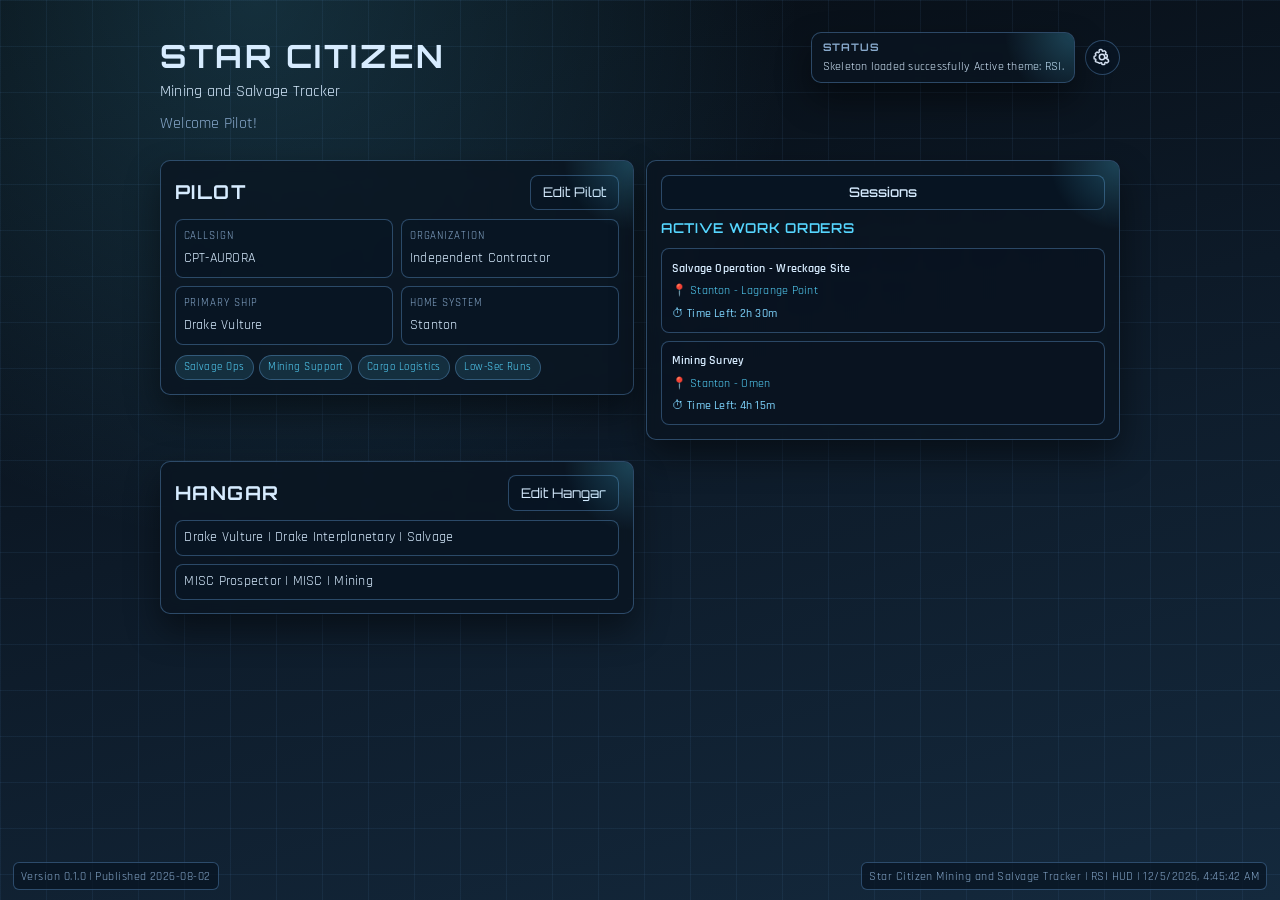
<file: index.html>
<!doctype html>
<html lang="en">
  <head>
    <meta charset="UTF-8" />
    <meta name="viewport" content="width=device-width, initial-scale=1.0" />
    <title>Star Citizen Tracker</title>
    <meta name="description" content="Starter web app skeleton for the Star Citizen Mining and Salvage Tracker." />
    <link rel="preconnect" href="https://fonts.googleapis.com" />
    <link rel="preconnect" href="https://fonts.gstatic.com" crossorigin />
    <link href="https://fonts.googleapis.com/css2?family=Orbitron:wght@400;600;700&family=Rajdhani:wght@400;500;600&display=swap" rel="stylesheet" />
    <link rel="stylesheet" href="src/styles/main.css" />
  </head>
  <body>
    <header class="site-header">
      <div class="container">
        <div class="header-top">
          <div>
            <h1>Star Citizen</h1>
            <span>Mining and Salvage Tracker</span>
            <p class="subtitle">Welcome Pilot!</p>
          </div>

          <div class="theme-menu-wrap">
            <section class="app-status-mini card" aria-live="polite">
              <h2>Status</h2>
              <p id="app-status">Loading app...</p>
            </section>

            <button id="theme-gear-button" class="theme-gear-button" type="button" aria-label="Change Theme" title="Change Theme">
              <img src="public/assets/icons/gear.svg" alt="Change Theme" width="20" height="20" />
            </button>

            <section class="theme-dropdown card" id="theme-dropdown" hidden aria-label="Theme customization">
              <label class="theme-label" for="theme-select">Ship Manufacturer</label>
              <select id="theme-select" name="theme-select"></select>
              <p class="theme-description" id="theme-description">Select a manufacturer visual style.</p>
              <button class="hud-settings-trigger theme-apply-button" id="apply-theme" type="button">Apply Theme</button>
              <button class="hud-settings-trigger theme-customize-button" id="customize-theme" type="button" hidden>Customize</button>
            </section>
          </div>
        </div>
      </div>
    </header>

    <main class="container main-shell">
      <section class="card pilot-section" aria-label="Pilot profile">
        <div class="pilot-head">
          <h2>Pilot</h2>
          <button class="hud-settings-trigger" id="edit-pilot-btn" type="button">Edit Pilot</button>
        </div>

        <div class="pilot-grid">
          <article class="pilot-item">
            <p class="pilot-label">Callsign</p>
            <p class="pilot-value" id="pilot-callsign">CPT-AURORA</p>
          </article>
          <article class="pilot-item">
            <p class="pilot-label">Organization</p>
            <p class="pilot-value" id="pilot-organization">Independent Contractor</p>
          </article>
          <article class="pilot-item">
            <p class="pilot-label">Primary Ship</p>
            <p class="pilot-value" id="pilot-ship">Drake Vulture</p>
          </article>
          <article class="pilot-item">
            <p class="pilot-label">Home System</p>
            <p class="pilot-value" id="pilot-system">Stanton</p>
          </article>
        </div>

        <div class="pilot-tags" id="pilot-tags" aria-label="Pilot specialties">
          <span class="pilot-tag">No specialties set</span>
        </div>
      </section>

      <section class="card active-work-orders-section" aria-label="Active work orders">
        <button id="open-session-btn" class="hud-settings-trigger sessions-btn" type="button" title="Open Sessions">Sessions</button>
        <h3 class="work-orders-title">Active Work Orders</h3>
        <div class="work-orders-container" id="work-orders-container">
          <p class="work-orders-empty">No active work orders</p>
        </div>
      </section>

      <section class="card ships-section" aria-label="Hangar">
        <div class="ships-head">
          <h2>Hangar</h2>
          <button class="hud-settings-trigger" id="edit-hangar-btn" type="button">Edit Hangar</button>
        </div>

        <ul class="ships-list" id="owned-ships-list" aria-live="polite">
          <li class="ship-item">No ships added</li>
        </ul>
      </section>


    </main>

    <dialog class="hud-settings-modal pilot-settings-modal" id="pilot-settings-dialog" aria-labelledby="pilot-settings-title">
      <form class="hud-settings-form" id="pilot-settings-form">
        <h2 id="pilot-settings-title">Pilot Settings</h2>

        <label class="theme-label" for="pilot-callsign-input">Callsign</label>
        <input id="pilot-callsign-input" name="pilot-callsign-input" type="text" maxlength="40" />

        <label class="theme-label" for="pilot-organization-input">Organization</label>
        <input id="pilot-organization-input" name="pilot-organization-input" type="text" maxlength="60" />

        <label class="theme-label" for="pilot-ship-input">Primary Ship</label>
        <input id="pilot-ship-input" name="pilot-ship-input" type="text" maxlength="60" />

        <label class="theme-label" for="pilot-system-input">Home System</label>
        <input id="pilot-system-input" name="pilot-system-input" type="text" maxlength="40" />

        <label class="theme-label" for="pilot-specialties-input">Specialties (comma separated)</label>
        <input id="pilot-specialties-input" name="pilot-specialties-input" type="text" maxlength="180" />

        <div class="modal-actions">
          <button class="hud-settings-trigger" id="cancel-pilot-settings" type="button">Cancel</button>
          <button class="hud-settings-trigger" id="save-pilot-settings" type="submit">Save & Exit</button>
        </div>
      </form>
    </dialog>


    <dialog class="hud-settings-modal hangar-settings-modal" id="hangar-settings-dialog" aria-labelledby="hangar-settings-title">
      <form class="hud-settings-form" id="hangar-settings-form">
        <div class="modal-title-row">
          <h2 id="hangar-settings-title">Owned Ships</h2>
          <button class="hud-settings-trigger modal-close-btn" id="close-hangar-settings" type="button" aria-label="Close Owned Ships">Close</button>
        </div>

        <div class="hangar-ships-list" id="hangar-ships-list" aria-live="polite"></div>

        <div class="modal-actions">
          <button class="hud-settings-trigger" id="open-purchase-ship" type="button">Purchase Ship</button>
        </div>
      </form>
    </dialog>

    <dialog class="hud-settings-modal purchase-ship-modal" id="purchase-ship-dialog" aria-labelledby="purchase-ship-title">
      <form class="hud-settings-form" id="purchase-ship-form">
        <h2 id="purchase-ship-title">Purchase Ship</h2>

        <label class="theme-label" for="purchase-ship-select">Select Ship</label>
        <select id="purchase-ship-select" name="purchase-ship-select"></select>
        <p class="theme-description" id="purchase-ship-help">Choose a ship, then click Purchase.</p>

        <div class="modal-actions">
          <button class="hud-settings-trigger" id="cancel-purchase-ship" type="button">Cancel</button>
          <button class="hud-settings-trigger" id="confirm-purchase-ship" type="submit">Purchase</button>
        </div>
      </form>
    </dialog>

    <dialog class="hud-settings-modal" id="settings-dialog" aria-labelledby="settings-title">
      <form method="dialog" class="hud-settings-form" id="hud-settings-form">
        <h2 id="settings-title">Custom Theme</h2>

        <label class="theme-label" for="glow-strength">Glow Intensity</label>
        <input id="glow-strength" name="glow-strength" type="range" min="0" max="1" step="0.05" value="0.7" />
        <p class="theme-description" id="glow-strength-value">0.70</p>

        <label class="theme-label" for="scanline-strength">Scanline Strength</label>
        <input id="scanline-strength" name="scanline-strength" type="range" min="0" max="0.25" step="0.01" value="0.08" />
        <p class="theme-description" id="scanline-strength-value">0.08</p>

        <label class="theme-label" for="accent-color">Accent Color</label>
        <input id="accent-color" name="accent-color" type="color" value="#56d6ff" />
        <p class="theme-description" id="accent-color-value">#56d6ff</p>

        <label class="theme-label" for="background-color">Background Palette</label>
        <input id="background-color" name="background-color" type="color" value="#14293d" />
        <p class="theme-description" id="background-color-value">#14293d</p>

        <div class="modal-actions">
          <button class="hud-settings-trigger" id="reset-settings" type="button">Reset</button>
          <button class="hud-settings-trigger" type="submit">Apply & Exit</button>
        </div>
      </form>
    </dialog>

    <footer class="site-footer container">
      <small class="app-version" id="app-version">Version loading...</small>
      <small id="build-info">Starter skeleton</small>
    </footer>

    <script type="module" src="src/scripts/main.js"></script>
  </body>
</html>
</file>
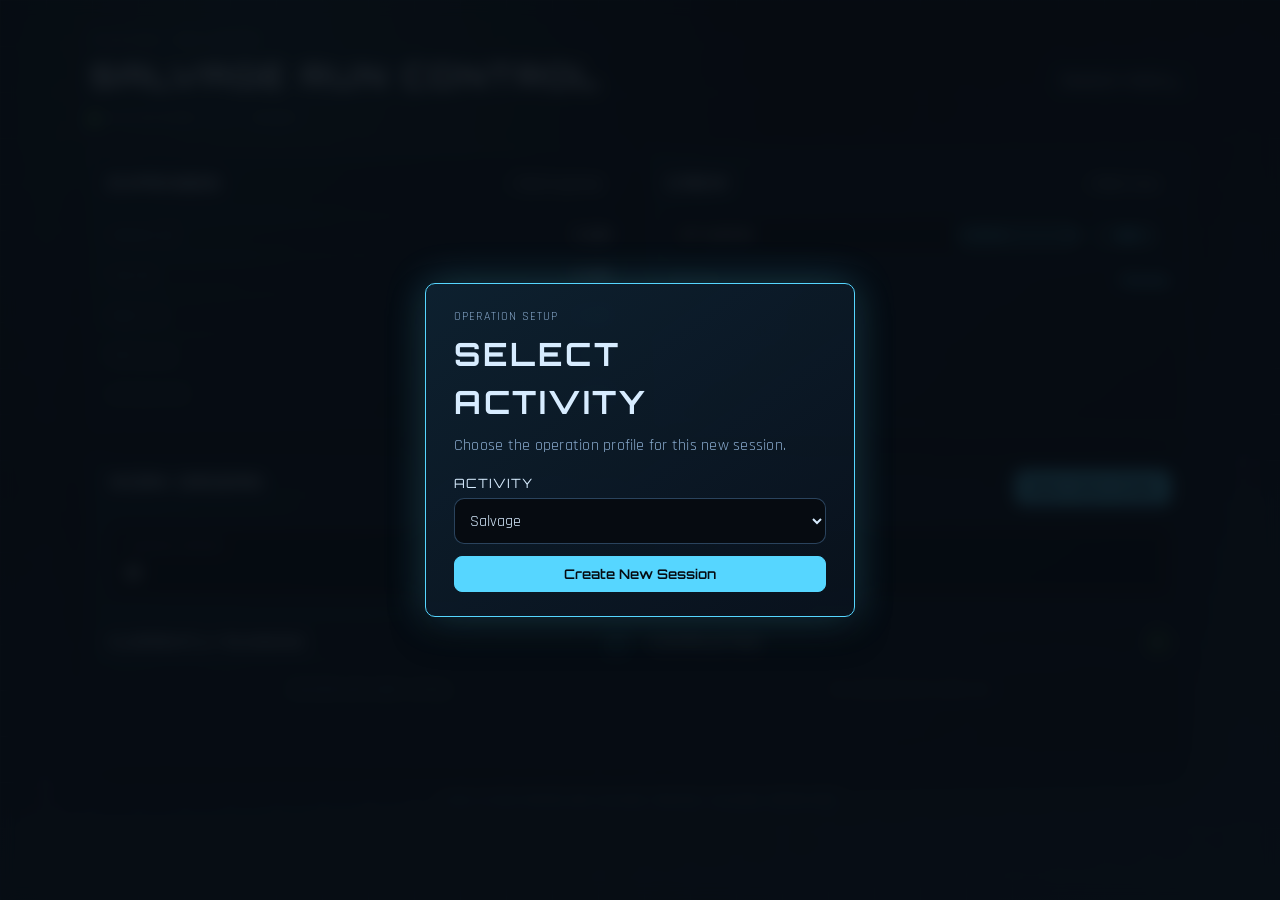
<file: salvage-session.html>
<!doctype html>
<html lang="en">
  <head>
    <meta charset="UTF-8" />
    <meta name="viewport" content="width=device-width, initial-scale=1.0" />
    <title>New Salvage Session - Star Citizen Tracker</title>
    <meta name="description" content="Plan and monitor a new Star Citizen salvage session." />
    <link rel="preconnect" href="https://fonts.googleapis.com" />
    <link rel="preconnect" href="https://fonts.gstatic.com" crossorigin />
    <link href="https://fonts.googleapis.com/css2?family=Orbitron:wght@400;600;700&family=Rajdhani:wght@400;500;600&display=swap" rel="stylesheet" />
    <link rel="stylesheet" href="src/styles/main.css" />
    <link rel="stylesheet" href="src/styles/salvage-session.css" />
  </head>
  <body data-theme="rsi">
    <div class="session-splash" id="session-splash" role="dialog" aria-modal="true" aria-labelledby="splash-title">
      <div class="session-splash-panel">
        <p class="eyebrow">Operation setup</p>
        <h1 id="splash-title">Select Activity</h1>
        <p>Choose the operation profile for this new session.</p>
        <label for="activity-select">Activity</label>
        <select id="activity-select" name="activity">
          <option value="salvage">Salvage</option>
          <option value="mining">Mining</option>
        </select>
        <button id="launch-session-btn" class="hud-settings-trigger primary-action" type="button">Create New Session</button>
      </div>
    </div>

    <div class="session-splash" id="work-order-splash" role="dialog" aria-modal="true" aria-labelledby="work-order-splash-title" hidden>
      <form class="session-splash-panel work-order-form" id="work-order-form">
        <p class="eyebrow">Work order setup</p>
        <h1 id="work-order-splash-title">New Work Order</h1>
        <p>Enter the processing details for this session.</p>
        <label for="processing-location">Processing location</label>
        <select id="processing-location" name="processingLocation" required>
          <optgroup label="Stanton System">
            <option value="ARC-L1 Wide Forest Station" selected>ARC-L1 Wide Forest Station</option>
            <option value="CRU-L1 Ambitious Dream Station">CRU-L1 Ambitious Dream Station</option>
            <option value="HUR-L1 Green Glade Station">HUR-L1 Green Glade Station</option>
            <option value="HUR-L2 Faithful Dream Station">HUR-L2 Faithful Dream Station</option>
            <option value="MIC-L1 Shallow Frontier Station">MIC-L1 Shallow Frontier Station</option>
          </optgroup>
          <optgroup label="Pyro System">
            <option value="Ruin Station (Pyro VI)">Ruin Station (Pyro VI)</option>
            <option value="Checkmate Station (Pyro I)">Checkmate Station (Pyro I)</option>
            <option value="Orbituary (Pyro II)">Orbituary (Pyro II)</option>
            <option value="PatchCity (Pyro III)">PatchCity (Pyro III)</option>
            <option value="Starlight Service Station (Pyro IV)">Starlight Service Station (Pyro IV)</option>
            <option value="Megarig (Pyro V)">Megarig (Pyro V)</option>
          </optgroup>
        </select>
        <label for="work-order-type">Refining process</label>
        <select id="work-order-type" name="type" required>
          <option value="Ferron Exchange">Ferron Exchange</option>
          <option value="Dinyx Solventation">Dinyx Solventation</option>
          <option value="Gaskin Process">Gaskin Process</option>
          <option value="Klein Process">Klein Process</option>
          <option value="Cormack Process">Cormack Process</option>
          <option value="Thorne Process">Thorne Process</option>
        </select>
        <fieldset class="duration-fields">
          <legend>Duration</legend>
          <input type="hidden" id="work-order-hours" name="durationHours" value="0" />
          <input type="hidden" id="work-order-minutes" name="durationMinutes" value="45" />
          <div class="wheel-picker-container">
            <div class="wheel-picker-column">
              <span class="wheel-label">Hours</span>
              <div class="wheel-scroll-wrapper">
                <div class="wheel-scroll" id="hours-wheel" data-target="work-order-hours" tabindex="0" role="listbox" aria-label="Hours"></div>
              </div>
            </div>
            <div class="wheel-separator">:</div>
            <div class="wheel-picker-column">
              <span class="wheel-label">Minutes</span>
              <div class="wheel-scroll-wrapper">
                <div class="wheel-scroll" id="minutes-wheel" data-target="work-order-minutes" tabindex="0" role="listbox" aria-label="Minutes"></div>
              </div>
            </div>
            <div class="wheel-highlight-band" aria-hidden="true"></div>
          </div>
        </fieldset>
        <label for="work-order-cost">Cost (aUEC)</label>
        <input id="work-order-cost" name="cost" type="number" min="0" step="1" placeholder="1200" required />

        <label for="work-order-yield">Final Yield Amount (cSCU)</label>
        <input id="work-order-yield" name="yieldAmount" type="number" min="0" step="any" placeholder="e.g. 14" />

        <div class="work-order-form-actions">
          <button id="cancel-work-order-btn" class="hud-settings-trigger" type="button">Cancel</button>
          <button class="hud-settings-trigger primary-action" type="submit">Start Work Order</button>
        </div>
      </form>
    </div>

    <div class="session-splash" id="expense-splash" role="dialog" aria-modal="true" aria-labelledby="expense-splash-title" hidden>
      <form class="session-splash-panel expense-form" id="expense-form">
        <p class="eyebrow">Expense setup</p>
        <h1 id="expense-splash-title">Add Expense</h1>
        <p>Record operation expenses for this session.</p>
        
        <label for="expense-type">Type</label>
        <select id="expense-type" name="expenseType" required>
          <option value="fuel" selected>Fuel</option>
          <option value="contract">Contract</option>
          <option value="repair">Repair</option>
          <option value="refining">Refining</option>
        </select>

        <label for="expense-amount">Amount (aUEC)</label>
        <input id="expense-amount" name="amount" type="number" min="0" step="1" placeholder="e.g. 2500" required />

        <div class="work-order-form-actions">
          <button id="cancel-expense-btn" class="hud-settings-trigger" type="button">Cancel</button>
          <button class="hud-settings-trigger primary-action" type="submit">Save Expense</button>
        </div>
      </form>
    </div>

    <div class="session-splash" id="crew-splash" role="dialog" aria-modal="true" aria-labelledby="crew-splash-title" hidden>
      <form class="session-splash-panel crew-form" id="crew-form">
        <p class="eyebrow">Crew setup</p>
        <h1 id="crew-splash-title">Add Crew Member</h1>
        <p>Assign a pilot or operator to this session.</p>

        <label for="crew-name">Callsign / Name</label>
        <input id="crew-name" name="crewName" type="text" placeholder="e.g. Maverick" required />

        <label for="crew-role">Role</label>
        <select id="crew-role" name="crewRole" required>
          <option value="Captain">Captain</option>
          <option value="Pilot">Pilot</option>
          <option value="Co-Pilot">Co-Pilot</option>
          <option value="Salvage Operator" selected>Salvage Operator</option>
          <option value="Mining Operator">Mining Operator</option>
          <option value="Tractor Operator">Tractor Operator</option>
          <option value="Cargo Handler">Cargo Handler</option>
          <option value="Gunner">Gunner</option>
          <option value="Engineer">Engineer</option>
        </select>

        <label for="crew-cut">Payout Share (%)</label>
        <input id="crew-cut" name="crewCut" type="number" min="0" max="100" step="1" placeholder="e.g. 25" />

        <div class="work-order-form-actions">
          <button id="cancel-crew-btn" class="hud-settings-trigger" type="button">Cancel</button>
          <button class="hud-settings-trigger primary-action" type="submit">Add Member</button>
        </div>
      </form>
    </div>

    <main class="salvage-session-shell">
      <header class="salvage-session-header">
        <div>
          <p class="eyebrow">Operations / New Session</p>
          <h1>Salvage Run Control</h1>
          <p class="session-status"><span class="status-dot"></span> Session ready <span id="session-id">ID ----</span> <span id="session-clock">00:00:00</span></p>
        </div>
        <button id="session-history-btn" class="hud-settings-trigger" type="button">Session History</button>
      </header>

      <section class="session-sections" aria-label="Session details">
        <article class="salvage-panel session-detail-panel">
          <div class="panel-heading">
            <h2>Expenses</h2>
            <button id="add-expense-btn" class="hud-settings-trigger" type="button" style="padding: 0.25rem 0.6rem; font-size: 0.75rem;">+ Add Expense</button>
          </div>
          <div class="detail-row"><span>Contract cost</span><strong id="expense-contract-display">0 aUEC</strong></div>
          <div class="detail-row"><span>Fuel cost</span><strong id="expense-fuel-display">0 aUEC</strong></div>
          <div class="detail-row"><span>Repair cost</span><strong id="expense-repair-display">0 aUEC</strong></div>
          <div class="detail-row"><span>Refining cost</span><strong id="expense-refining-display">0 aUEC</strong></div>
          <div class="detail-row total-row"><span>Estimated total</span><strong id="expense-total-display">0 aUEC</strong></div>
        </article>

        <article class="salvage-panel session-detail-panel">
          <div class="panel-heading">
            <h2>Crew</h2>
            <button id="add-crew-btn" class="hud-settings-trigger" type="button" style="padding: 0.25rem 0.6rem; font-size: 0.75rem;">+ Add Crew</button>
          </div>
          <div class="crew-list" id="crew-list"></div>
          <div class="detail-row total-row" style="margin-top: 0.4rem;">
            <span>Total Crew</span>
            <strong id="crew-total-count">1 Member</strong>
          </div>
        </article>
      </section>

      <section class="salvage-panel work-order-panel" aria-label="Salvage work orders">
        <div class="panel-heading">
          <h2>Work Orders</h2>
          <button id="begin-salvage-btn" class="hud-settings-trigger primary-action" type="button">Start Work Order</button>
        </div>

        <div class="work-order-summary-bar">
          <div class="summary-metric">
            <span class="summary-metric-label">Running Orders</span>
            <strong class="summary-metric-value" id="summary-running-count">0</strong>
          </div>
          <div class="summary-metric">
            <span class="summary-metric-label">Completed Orders</span>
            <strong class="summary-metric-value" id="summary-completed-count">0</strong>
          </div>
        </div>

        <div class="work-orders-grid">
          <div class="work-orders-column">
            <div class="work-orders-column-head">
              <h3>Currently Running</h3>
              <span class="count-badge active-count-badge" id="active-orders-count">0</span>
            </div>
            <div class="work-orders-list" id="active-work-orders-list">
              <p class="work-orders-empty" id="active-empty-msg">No active work orders running.</p>
            </div>
          </div>
          <div class="work-orders-column">
            <div class="work-orders-column-head">
              <h3>Completed</h3>
              <span class="count-badge completed-count-badge" id="completed-orders-count">0</span>
            </div>
            <div class="work-orders-list" id="completed-work-orders-list">
              <p class="work-orders-empty" id="completed-empty-msg">No completed work orders yet.</p>
            </div>
          </div>
        </div>
      </section>

      <footer class="salvage-footer">Star Citizen Mining and Salvage Tracker | Salvage Operations</footer>
    </main>
    <script type="module" src="src/scripts/salvage-session.js"></script>
  </body>
</html>
</file>
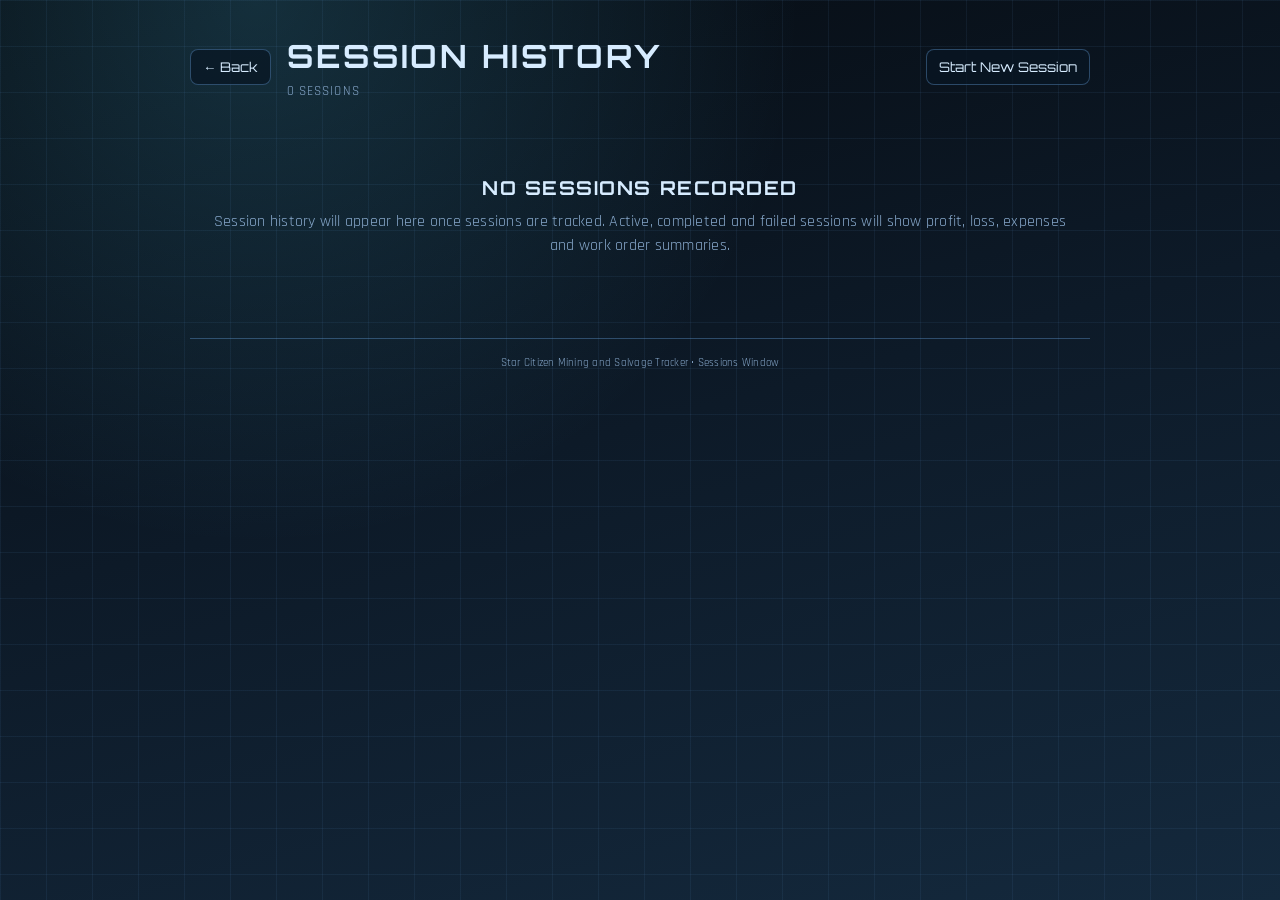
<file: sessions.html>
<!doctype html>
<html lang="en">
  <head>
    <meta charset="UTF-8" />
    <meta name="viewport" content="width=device-width, initial-scale=1.0" />
    <title>Session History - Star Citizen Tracker</title>
    <meta name="description" content="Review active, completed and failed sessions with profit, loss and work order summaries." />
    <link rel="preconnect" href="https://fonts.googleapis.com" />
    <link rel="preconnect" href="https://fonts.gstatic.com" crossorigin />
    <link href="https://fonts.googleapis.com/css2?family=Orbitron:wght@400;600;700&family=Rajdhani:wght@400;500;600&display=swap" rel="stylesheet" />
    <link rel="stylesheet" href="src/styles/main.css" />
    <link rel="stylesheet" href="src/styles/sessions.css" />
  </head>
  <body data-theme="rsi">
    <div class="sessions-container">
      <header class="sessions-header">
        <button id="back-btn" class="hud-settings-trigger back-btn" type="button" title="Back to Pilot Profile">&larr; Back</button>
        <div class="sessions-title-wrap">
          <h1>Session History</h1>
          <p class="sessions-subtitle" id="session-count">0 sessions</p>
        </div>
        <button id="start-new-session-btn" class="hud-settings-trigger start-new-session-btn" type="button">Start New Session</button>
      </header>

      <section class="totals-strip" id="totals-strip" aria-label="Overall totals"></section>

      <div class="sessions-list" id="sessions-list"></div>

      <div class="empty-state" id="empty-state" hidden>
        <h2>No Sessions Recorded</h2>
        <p>Session history will appear here once sessions are tracked. Active, completed and failed sessions will show profit, loss, expenses and work order summaries.</p>
      </div>

      <div class="sessions-footer">
        Star Citizen Mining and Salvage Tracker • Sessions Window
      </div>
    </div>

    <dialog class="session-detail-dialog" id="session-detail-dialog" aria-labelledby="session-detail-title">
      <div class="session-detail-panel">
        <div class="session-detail-head">
          <h2 id="session-detail-title">Session Details</h2>
          <button id="close-session-detail" class="hud-settings-trigger" type="button">Close</button>
        </div>
        <div id="session-detail-content"></div>
      </div>
    </dialog>

    <script type="module" src="src/scripts/sessions.js"></script>
  </body>
</html>
</file>
<file: src/styles/main.css>
@import "./variables.css";
@import "./base.css";
@import "./layout.css";
@import "./components.css";
</file>
<file: src/styles/salvage-session.css>
.session-splash {
  position: fixed;
  z-index: 10;
  inset: 0;
  display: grid;
  place-items: center;
  padding: 1rem;
  background: color-mix(in srgb, var(--bg-deep) 88%, transparent);
  backdrop-filter: blur(8px);
}

.session-splash-panel {
  width: min(100%, 430px);
  max-height: min(92vh, 680px);
  overflow-y: auto;
  padding: 1.5rem 1.75rem;
  background: linear-gradient(145deg, color-mix(in srgb, var(--surface-strong) 94%, var(--accent) 6%), var(--surface));
  border: 1px solid var(--accent);
  border-radius: var(--radius);
  box-shadow: 0 0 40px color-mix(in srgb, var(--accent) 24%, transparent), var(--shadow);
  scrollbar-width: thin;
}

.session-splash-panel h1 {
  margin: 0.25rem 0 0.5rem;
}

.session-splash-panel p:not(.eyebrow) {
  margin: 0 0 1rem;
  color: var(--muted);
}

.session-splash-panel label {
  display: block;
  margin-bottom: 0.35rem;
  color: var(--text);
  font-size: 0.8rem;
  text-transform: uppercase;
  letter-spacing: 0.08em;
}

.session-splash-panel select {
  width: 100%;
  margin-bottom: 0.75rem;
  padding: 0.65rem 0.7rem;
  color: var(--text);
  background: var(--bg-deep);
  border: 1px solid var(--border);
  border-radius: var(--radius);
  font: inherit;
}

.session-splash-panel button {
  width: 100%;
}

.work-order-form input,
.work-order-form select,
.expense-form input,
.expense-form select,
.crew-form input,
.crew-form select {
  width: 100%;
  margin-bottom: 0.75rem;
  padding: 0.65rem 0.7rem;
  color: var(--text);
  background: var(--bg-deep);
  border: 1px solid var(--border);
  border-radius: var(--radius);
  font: inherit;
}

.work-order-form input:focus,
.work-order-form select:focus,
.expense-form input:focus,
.expense-form select:focus,
.crew-form input:focus,
.crew-form select:focus {
  outline: 2px solid var(--accent);
  outline-offset: 1px;
}

.duration-fields {
  margin: 0 0 0.9rem;
  padding: 0;
  border: 0;
}

.duration-fields legend {
  padding: 0;
  margin-bottom: 0.45rem;
  color: var(--text);
  font-size: 0.8rem;
  text-transform: uppercase;
  letter-spacing: 0.08em;
}

.wheel-picker-container {
  position: relative;
  display: flex;
  align-items: center;
  justify-content: center;
  gap: 0.5rem;
  padding: 0.4rem 0.6rem;
  background: var(--bg-deep);
  border: 1px solid var(--border);
  border-radius: var(--radius);
  overflow: hidden;
  user-select: none;
}

.wheel-picker-column {
  flex: 1;
  display: flex;
  flex-direction: column;
  align-items: center;
  z-index: 2;
}

.wheel-label {
  margin-bottom: 0.25rem;
  color: var(--muted);
  font-size: 0.7rem;
  text-transform: uppercase;
  letter-spacing: 0.08em;
}

.wheel-scroll-wrapper {
  position: relative;
  width: 100%;
  height: 108px;
  mask-image: linear-gradient(to bottom, transparent 0%, black 20%, black 80%, transparent 100%);
  -webkit-mask-image: linear-gradient(to bottom, transparent 0%, black 20%, black 80%, transparent 100%);
}

.wheel-scroll {
  height: 100%;
  overflow-y: scroll;
  scroll-snap-type: y mandatory;
  scrollbar-width: none;
  -ms-overflow-style: none;
  padding: 36px 0;
  box-sizing: border-box;
}

.wheel-scroll::-webkit-scrollbar {
  display: none;
}

.wheel-item {
  height: 36px;
  display: flex;
  align-items: center;
  justify-content: center;
  font-family: "Orbitron", monospace, sans-serif;
  font-size: 1.1rem;
  font-weight: 600;
  color: var(--muted);
  opacity: 0.35;
  scroll-snap-align: center;
  scroll-snap-stop: always;
  cursor: pointer;
  transition: opacity 0.15s ease, color 0.15s ease, transform 0.15s ease;
}

.wheel-item:hover {
  opacity: 0.7;
}

.wheel-item.selected {
  opacity: 1;
  color: var(--accent);
  transform: scale(1.18);
  text-shadow: 0 0 10px color-mix(in srgb, var(--accent) 50%, transparent);
}

.wheel-separator {
  z-index: 2;
  margin-top: 1.1rem;
  font-family: "Orbitron", sans-serif;
  font-size: 1.4rem;
  font-weight: 700;
  color: var(--accent);
  text-shadow: 0 0 8px color-mix(in srgb, var(--accent) 60%, transparent);
}

.wheel-highlight-band {
  position: absolute;
  left: 0.5rem;
  right: 0.5rem;
  bottom: 0.4rem;
  height: 36px;
  top: calc(50% + 0.55rem);
  transform: translateY(-50%);
  background: color-mix(in srgb, var(--accent) 10%, transparent);
  border-top: 1px solid color-mix(in srgb, var(--accent) 40%, transparent);
  border-bottom: 1px solid color-mix(in srgb, var(--accent) 40%, transparent);
  border-radius: 4px;
  pointer-events: none;
  z-index: 1;
}

.work-order-form-actions {
  display: grid;
  grid-template-columns: 1fr 1.5fr;
  gap: 0.75rem;
  margin-top: 0.35rem;
}

.session-splash[hidden] {
  display: none;
}

.salvage-session-shell {
  width: min(100% - 2rem, 1100px);
  margin-inline: auto;
  padding: 2rem 0 1rem;
}

.salvage-session-header,
.panel-heading,
.route-meta,
.metric-subline,
.readiness-row,
.cargo-legend,
.composition-row,
.order-details {
  display: flex;
  align-items: center;
}

.work-order-summary-bar {
  display: grid;
  grid-template-columns: repeat(2, minmax(0, 1fr));
  gap: 0.75rem;
  margin-bottom: 1rem;
  padding: 0.75rem 1rem;
  background: color-mix(in srgb, var(--bg-deep) 65%, transparent);
  border: 1px solid var(--border);
  border-radius: var(--radius);
}

.summary-metric {
  display: flex;
  flex-direction: column;
  gap: 0.2rem;
}

.summary-metric-label {
  color: var(--muted);
  font-size: 0.72rem;
  text-transform: uppercase;
  letter-spacing: 0.08em;
}

.summary-metric-value {
  color: var(--text);
  font-family: "Orbitron", sans-serif;
  font-size: 1.1rem;
  font-weight: 600;
}

.summary-metric.highlight .summary-metric-value {
  color: var(--accent);
}

.work-orders-grid {
  display: grid;
  grid-template-columns: repeat(2, minmax(0, 1fr));
  gap: 1.25rem;
  padding-top: 1rem;
  border-top: 1px solid var(--border);
}

.work-orders-column {
  display: flex;
  flex-direction: column;
  gap: 0.75rem;
}

.work-orders-column-head {
  display: flex;
  align-items: center;
  justify-content: space-between;
  padding-bottom: 0.4rem;
  border-bottom: 1px solid color-mix(in srgb, var(--border) 60%, transparent);
}

.work-orders-column-head h3 {
  margin: 0;
  font-size: 0.88rem;
  font-weight: 600;
  color: var(--text);
  text-transform: uppercase;
  letter-spacing: 0.06em;
}

.count-badge {
  display: inline-flex;
  align-items: center;
  justify-content: center;
  min-width: 1.5rem;
  height: 1.3rem;
  padding: 0 0.4rem;
  font-size: 0.72rem;
  font-family: "Orbitron", sans-serif;
  font-weight: 700;
  border-radius: 999px;
  background: color-mix(in srgb, var(--surface) 80%, transparent);
  border: 1px solid var(--border);
}

.active-count-badge {
  color: var(--accent);
  border-color: var(--accent);
  box-shadow: 0 0 8px color-mix(in srgb, var(--accent) 30%, transparent);
}

.completed-count-badge {
  color: #83e269;
  border-color: #83e269;
  box-shadow: 0 0 8px color-mix(in srgb, #83e269 30%, transparent);
}

.work-orders-list {
  display: flex;
  flex-direction: column;
  gap: 0.6rem;
  min-height: 4.5rem;
}

.work-orders-empty {
  margin: 0.5rem 0;
  color: var(--muted);
  font-size: 0.8rem;
  font-style: italic;
}

.work-order-entry {
  display: grid;
  gap: 0.35rem;
  padding: 0.75rem 0.9rem;
  background: color-mix(in srgb, var(--bg-deep) 60%, transparent);
  border: 1px solid var(--border);
  border-radius: 6px;
  transition: all 0.25s ease;
}

.work-order-entry.running {
  border-left: 3px solid var(--accent);
}

.work-order-entry.completed {
  border-left: 3px solid #83e269;
  background: color-mix(in srgb, var(--surface-strong) 85%, #83e269 5%);
}

.work-order-entry strong.work-order-location {
  color: var(--text);
  font-size: 0.92rem;
  font-weight: 600;
  letter-spacing: 0.02em;
}

.work-order-entry.completed strong.work-order-location {
  color: var(--text);
}

.work-order-entry .work-order-method {
  color: var(--accent);
  font-size: 0.84rem;
  font-weight: 600;
  letter-spacing: 0.04em;
}

.work-order-entry.completed .work-order-method {
  color: #83e269;
}

.work-order-entry .work-order-meta {
  color: var(--muted);
  font-size: 0.78rem;
}

.work-order-entry .work-order-countdown {
  display: flex;
  align-items: center;
  gap: 0.4rem;
  color: var(--accent);
  font-family: "Orbitron", sans-serif;
  font-size: 0.75rem;
  font-weight: 600;
  margin-top: 0.15rem;
}

.work-order-entry .work-order-status-badge {
  display: inline-flex;
  align-items: center;
  gap: 0.35rem;
  color: #83e269;
  font-family: "Rajdhani", sans-serif;
  font-size: 0.82rem;
  font-weight: 600;
  text-transform: uppercase;
  letter-spacing: 0.05em;
  margin-top: 0.15rem;
}

.salvage-session-header {
  justify-content: space-between;
  gap: 1rem;
  margin-bottom: 1.5rem;
}

.salvage-session-header h1,
.salvage-panel h2,
.salvage-panel p {
  margin: 0;
}

.salvage-session-header h1 {
  margin-top: 0.2rem;
}

.eyebrow,
.panel-code,
.status-label,
.session-status,
.salvage-footer {
  color: var(--muted);
  font-size: 0.72rem;
  letter-spacing: 0.1em;
  text-transform: uppercase;
}

.session-status {
  display: flex;
  align-items: center;
  gap: 0.5rem;
  margin-top: 0.6rem !important;
}

.status-dot {
  width: 0.5rem;
  height: 0.5rem;
  border-radius: 50%;
  background: #83e269;
  box-shadow: 0 0 10px #83e269;
}

.salvage-overview,
.salvage-grid,
.session-sections {
  display: grid;
  gap: 1rem;
}

.salvage-overview {
  grid-template-columns: 1fr;
  margin-bottom: 1rem;
}

.session-sections {
  grid-template-columns: repeat(2, minmax(0, 1fr));
  margin-bottom: 1rem;
}

.crew-list {
  display: flex;
  flex-direction: column;
  gap: 0.45rem;
  max-height: 175px;
  overflow-y: auto;
  scrollbar-width: thin;
}

.crew-item {
  display: grid;
  grid-template-columns: minmax(0, 1fr) auto auto;
  align-items: center;
  gap: 0.65rem;
  padding: 0.45rem 0.65rem;
  background: color-mix(in srgb, var(--bg-deep) 60%, transparent);
  border: 1px solid color-mix(in srgb, var(--border) 60%, transparent);
  border-radius: 6px;
}

.crew-name {
  font-weight: 600;
  font-size: 0.85rem;
  color: var(--text);
  white-space: nowrap;
  overflow: hidden;
  text-overflow: ellipsis;
  min-width: 0;
}

.crew-role-select {
  justify-self: center;
  padding: 0.15rem 0.55rem;
  border-radius: 999px;
  font-size: 0.65rem;
  text-transform: uppercase;
  letter-spacing: 0.05em;
  background: var(--accent-soft);
  color: var(--accent);
  border: 1px solid color-mix(in srgb, var(--accent) 35%, transparent);
  cursor: pointer;
  outline: none;
  font-family: inherit;
  font-weight: 600;
  transition: all 0.15s ease;
  margin: 0 !important;
}

.crew-role-select:hover {
  background: color-mix(in srgb, var(--accent) 30%, transparent);
  border-color: var(--accent);
}

.crew-role-select:focus {
  border-color: var(--accent);
  box-shadow: 0 0 8px color-mix(in srgb, var(--accent) 40%, transparent);
}

.crew-role-select option {
  background: var(--bg-deep);
  color: var(--text);
  font-size: 0.8rem;
  text-transform: none;
}

.crew-meta {
  justify-self: end;
  display: flex;
  align-items: center;
  gap: 0.45rem;
  flex-shrink: 0;
}

.crew-cut-input-wrap {
  display: inline-flex;
  align-items: center;
  gap: 0.15rem;
  background: color-mix(in srgb, var(--surface) 80%, transparent);
  border: 1px solid var(--border);
  border-radius: 4px;
  padding: 0.1rem 0.35rem;
  transition: border-color 0.15s ease, box-shadow 0.15s ease;
}

.crew-cut-input-wrap.auto-calculated {
  background: color-mix(in srgb, var(--accent) 12%, transparent);
  border-color: color-mix(in srgb, var(--accent) 45%, var(--border));
}

.crew-cut-input-wrap.auto-calculated .crew-cut-input {
  color: var(--accent);
  cursor: default;
}

.crew-cut-input-wrap:focus-within {
  border-color: var(--accent);
  box-shadow: 0 0 6px color-mix(in srgb, var(--accent) 35%, transparent);
}

.crew-cut-input {
  width: 2.5rem;
  background: transparent;
  border: none;
  outline: none;
  color: var(--accent);
  font-family: "Orbitron", sans-serif;
  font-size: 0.78rem;
  font-weight: 600;
  text-align: right;
  padding: 0;
  margin: 0 !important;
  -moz-appearance: textfield;
}

.crew-cut-input::-webkit-outer-spin-button,
.crew-cut-input::-webkit-inner-spin-button {
  -webkit-appearance: none;
  margin: 0;
}

.crew-cut-unit {
  font-family: "Orbitron", sans-serif;
  font-size: 0.72rem;
  color: var(--muted);
  user-select: none;
}

.crew-remove-btn {
  background: transparent;
  border: none;
  color: var(--muted);
  cursor: pointer;
  padding: 0.1rem 0.35rem;
  border-radius: 4px;
  font-size: 0.95rem;
  line-height: 1;
  transition: color 0.15s ease, background-color 0.15s ease;
}

.crew-remove-btn:hover {
  color: #ff6b6b;
  background: color-mix(in srgb, #ff6b6b 15%, transparent);
}

.salvage-grid {
  grid-template-columns: repeat(2, minmax(0, 1fr));
  margin-bottom: 1rem;
}

.salvage-panel {
  padding: 1.15rem;
  background: linear-gradient(145deg, color-mix(in srgb, var(--surface-strong) 94%, var(--accent) 6%), var(--surface));
  border: 1px solid var(--border);
  border-radius: var(--radius);
  box-shadow: var(--shadow);
}

.panel-heading {
  justify-content: space-between;
  gap: 0.8rem;
  margin-bottom: 1.25rem;
}

.panel-heading h2 {
  font-size: 1rem;
}

.status-label {
  color: var(--accent);
  white-space: nowrap;
}

.route-line {
  display: flex;
  align-items: center;
  gap: 0.7rem;
  color: var(--accent);
  font-family: "Orbitron", sans-serif;
  font-size: 0.75rem;
}

.route-line-fill {
  height: 1px;
  flex: 1;
  background: var(--accent);
  box-shadow: 0 0 8px color-mix(in srgb, var(--accent) 60%, transparent);
}

.route-meta {
  justify-content: space-between;
  gap: 1rem;
  margin-top: 1.5rem;
}

.route-meta div,
.order-details div {
  display: grid;
  gap: 0.25rem;
}

.route-meta span,
.order-details span,
.readiness-row span,
.cargo-legend span,
.composition-row span,
.metric-caption {
  color: var(--muted);
  font-size: 0.78rem;
}

.route-meta strong,
.order-details strong,
.readiness-row strong,
.cargo-legend strong,
.composition-row strong {
  color: var(--text);
  font-size: 0.9rem;
}

.warning-text {
  color: #ffc06b !important;
}

.metric-panel {
  display: flex;
  flex-direction: column;
  justify-content: center;
}

.metric-value {
  margin: 0.35rem 0 1rem;
  color: var(--accent);
  font-family: "Orbitron", sans-serif;
  font-size: 2rem;
  font-weight: 600;
}

.metric-value small {
  color: var(--muted);
  font-family: "Rajdhani", sans-serif;
  font-size: 0.9rem;
}

.metric-subline {
  justify-content: space-between;
  gap: 1rem;
  margin-bottom: 0.45rem;
}

.metric-subline span,
.metric-subline strong {
  font-size: 0.78rem;
}

.metric-subline span {
  color: var(--muted);
}

.metric-subline strong {
  color: var(--text);
}

.progress-track,
.composition-bar {
  overflow: hidden;
  height: 0.35rem;
  background: color-mix(in srgb, var(--bg-deep) 70%, transparent);
  border-radius: 999px;
}

.progress-track span,
.composition-bar span {
  display: block;
  height: 100%;
  background: var(--accent);
  border-radius: inherit;
  box-shadow: 0 0 10px color-mix(in srgb, var(--accent) 70%, transparent);
}

.metric-caption {
  margin-top: 0.6rem !important;
}

.panel-code {
  white-space: nowrap;
}

.readiness-row {
  justify-content: space-between;
  gap: 1rem;
  padding: 0.62rem 0;
  border-top: 1px solid color-mix(in srgb, var(--border) 65%, transparent);
}

.detail-row {
  display: flex;
  align-items: baseline;
  justify-content: space-between;
  gap: 0.7rem;
  padding: 0.6rem 0;
  border-top: 1px solid color-mix(in srgb, var(--border) 65%, transparent);
}

.detail-row span {
  color: var(--muted);
  font-size: 0.76rem;
}

.detail-row strong {
  color: var(--text);
  font-size: 0.82rem;
  text-align: right;
}

.total-row strong {
  color: var(--accent);
}

.readiness-row strong {
  color: var(--accent);
}

.cargo-visual {
  display: grid;
  place-items: center;
  aspect-ratio: 2.2 / 1;
  margin-bottom: 0.8rem;
  border: 1px solid color-mix(in srgb, var(--accent) 35%, var(--border));
  background: repeating-linear-gradient(135deg, transparent 0 12px, color-mix(in srgb, var(--accent) 8%, transparent) 12px 14px);
}

.cargo-visual span {
  width: 2.8rem;
  height: 2.8rem;
  border: 1px solid var(--accent);
  box-shadow: 0 0 20px color-mix(in srgb, var(--accent) 30%, transparent);
}

.cargo-legend {
  justify-content: space-between;
}

.material-tags {
  display: flex;
  flex-wrap: wrap;
  gap: 0.4rem;
  margin-top: 1rem;
}

.material-tags span {
  padding: 0.25rem 0.45rem;
  color: var(--accent);
  border: 1px solid var(--border);
  border-radius: 999px;
  font-size: 0.68rem;
  text-transform: uppercase;
}

.composition-row {
  justify-content: space-between;
  gap: 1rem;
  margin-top: 0.85rem;
}

.composition-bar {
  margin-top: 0.35rem;
}

.work-order-panel {
  margin-bottom: 1rem;
}

.work-order-panel .panel-heading {
  align-items: flex-start;
}

.primary-action {
  color: var(--bg-deep);
  background: var(--accent);
  border-color: var(--accent);
  font-weight: 600;
}

.primary-action:hover,
.primary-action:focus-visible {
  color: var(--bg-deep);
  background: color-mix(in srgb, var(--accent) 82%, white);
}

.order-details {
  justify-content: space-between;
  gap: 1rem;
  padding-top: 1rem;
  border-top: 1px solid var(--border);
}

.salvage-footer {
  padding: 0.75rem 0;
  text-align: center;
}

@media (max-width: 760px) {
  .salvage-session-header,
  .salvage-overview,
  .salvage-grid,
  .session-sections {
    grid-template-columns: 1fr;
  }

  .salvage-session-header {
    align-items: flex-start;
    flex-direction: column;
  }

  .salvage-session-header button {
    width: 100%;
  }

  .route-meta,
  .order-details {
    align-items: flex-start;
    flex-direction: column;
  }
}
</file>
<file: src/styles/sessions.css>
.sessions-container {
  width: min(100% - 2rem, 900px);
  margin-inline: auto;
  padding: 2rem 0 1rem;
}

.sessions-header {
  display: flex;
  align-items: center;
  gap: 1rem;
  margin-bottom: 1.5rem;
}

.sessions-header .back-btn {
  flex-shrink: 0;
}

.start-new-session-btn {
  margin-left: auto;
  flex-shrink: 0;
}

.sessions-title-wrap {
  display: flex;
  flex-direction: column;
  gap: 0.15rem;
}

.sessions-title-wrap h1 {
  margin: 0;
}

.sessions-subtitle {
  color: var(--muted);
  font-size: 0.8rem;
  text-transform: uppercase;
  letter-spacing: 0.08em;
}

.totals-strip {
  display: grid;
  grid-template-columns: repeat(auto-fit, minmax(110px, 1fr));
  gap: 0.75rem;
  margin-bottom: 1.5rem;
}

.totals-strip[hidden],
.sessions-list[hidden],
.empty-state[hidden] {
  display: none;
}

.sessions-list {
  display: grid;
  gap: 1rem;
}

.session-card-header {
  display: flex;
  align-items: center;
  justify-content: space-between;
  gap: 0.75rem;
  margin-bottom: 1rem;
}

.session-card-title {
  font-size: 1.1rem;
  font-weight: 600;
  color: var(--text);
  margin: 0;
}

.status-badge {
  display: inline-block;
  padding: 0.3rem 0.6rem;
  border-radius: 999px;
  font-size: 0.7rem;
  font-weight: 600;
  text-transform: uppercase;
  letter-spacing: 0.06em;
  flex-shrink: 0;
}

.status-badge.status-active {
  background: var(--accent-soft);
  color: var(--accent);
}

.status-badge.status-completed {
  background: rgb(125 227 125 / 0.15);
  color: #7de37d;
}

.status-badge.status-failed {
  background: rgb(255 133 133 / 0.14);
  color: #ff8585;
}

.session-meta {
  display: grid;
  grid-template-columns: repeat(auto-fit, minmax(180px, 1fr));
  gap: 1rem;
  margin-bottom: 1rem;
}

.meta-item {
  display: flex;
  flex-direction: column;
  gap: 0.3rem;
}

.meta-label {
  font-size: 0.7rem;
  text-transform: uppercase;
  letter-spacing: 0.08em;
  color: var(--muted);
}

.meta-value {
  font-size: 0.95rem;
  color: var(--text);
  font-weight: 500;
}

.session-finance {
  display: grid;
  grid-template-columns: repeat(auto-fit, minmax(130px, 1fr));
  gap: 0.75rem;
  padding: 0.75rem 0;
  border-top: 1px solid var(--border);
  margin-bottom: 1rem;
}

.finance-item {
  display: flex;
  flex-direction: column;
  gap: 0.2rem;
}

.finance-label {
  font-size: 0.7rem;
  text-transform: uppercase;
  letter-spacing: 0.08em;
  color: var(--muted);
}

.finance-value {
  font-size: 1rem;
  font-weight: 600;
}

.tone-profit {
  color: #7de37d;
}

.tone-loss {
  color: #ff8585;
}

.tone-expenses {
  color: #f4cb7a;
}

.status-text-active {
  color: var(--accent);
}

.status-text-completed {
  color: #7de37d;
}

.status-text-failed {
  color: #ff8585;
}

.work-order-stats {
  display: grid;
  grid-template-columns: repeat(auto-fit, minmax(90px, 1fr));
  gap: 1rem;
  padding-top: 1rem;
  border-top: 1px solid var(--border);
}

.stat-box {
  text-align: center;
}

.stat-number {
  display: block;
  font-size: 1.6rem;
  font-weight: 700;
  color: var(--accent);
  margin: 0.25rem 0;
}

.stat-label {
  font-size: 0.7rem;
  text-transform: uppercase;
  letter-spacing: 0.08em;
  color: var(--muted);
}

.session-card-footer {
  display: flex;
  justify-content: flex-end;
  margin-top: 1rem;
}

.session-detail-dialog {
  border: 1px solid var(--border);
  border-radius: var(--radius);
  background: linear-gradient(165deg, var(--bg-mid) 0%, var(--bg-deep) 100%);
  color: var(--text);
  width: min(680px, calc(100vw - 2rem));
  max-height: calc(100vh - 4rem);
  padding: 0;
  box-shadow: var(--shadow), 0 0 calc(1rem + 1.5rem * var(--glow-strength)) rgb(var(--accent-rgb) / 0.3);
}

.session-detail-dialog::backdrop {
  background: rgb(0 0 0 / 0.6);
  backdrop-filter: blur(3px);
}

.session-detail-panel {
  padding: var(--space-3);
  overflow-y: auto;
  max-height: calc(100vh - 4rem);
}

.session-detail-head {
  display: flex;
  align-items: center;
  justify-content: space-between;
  gap: 0.75rem;
  margin-bottom: var(--space-2);
}

.session-detail-head h2 {
  margin: 0;
}

.detail-section-title {
  font-size: 0.75rem;
  text-transform: uppercase;
  letter-spacing: 0.08em;
  color: var(--muted);
  margin: 1rem 0 0.5rem;
}

.detail-wo-list {
  list-style: none;
  margin: 0;
  padding: 0;
  display: grid;
  gap: 0.5rem;
}

.detail-wo-row {
  display: flex;
  align-items: center;
  justify-content: space-between;
  gap: 1rem;
  padding: 0.6rem 0.75rem;
  border: 1px solid var(--border);
  border-radius: var(--radius);
  background: color-mix(in srgb, var(--surface) 92%, transparent);
}

.detail-wo-name {
  font-weight: 600;
  color: var(--text);
}

.detail-wo-sub {
  font-size: 0.8rem;
  color: var(--muted);
}

.detail-wo-side {
  display: flex;
  flex-direction: column;
  align-items: flex-end;
  gap: 0.3rem;
  flex-shrink: 0;
}

.detail-wo-money {
  font-size: 0.8rem;
  color: var(--muted);
}

.pickup-badge {
  font-size: 0.65rem;
  font-weight: 600;
  text-transform: uppercase;
  letter-spacing: 0.06em;
  padding: 0.15rem 0.5rem;
  border-radius: 999px;
}

.pickup-badge.picked {
  background: rgb(125 227 125 / 0.15);
  color: #7de37d;
}

.pickup-badge.awaiting {
  background: rgb(244 203 122 / 0.15);
  color: #f4cb7a;
}

.detail-wo-empty {
  color: var(--muted);
  font-size: 0.9rem;
  padding: 0.75rem 0;
}

.empty-state {
  text-align: center;
  padding: 3rem 1rem;
  color: var(--muted);
}

.empty-state h2 {
  color: var(--text);
  margin-bottom: 0.5rem;
}

.sessions-footer {
  text-align: center;
  color: var(--muted);
  font-size: 0.7rem;
  margin-top: 2rem;
  padding-top: 1rem;
  border-top: 1px solid var(--border);
}
</file>
